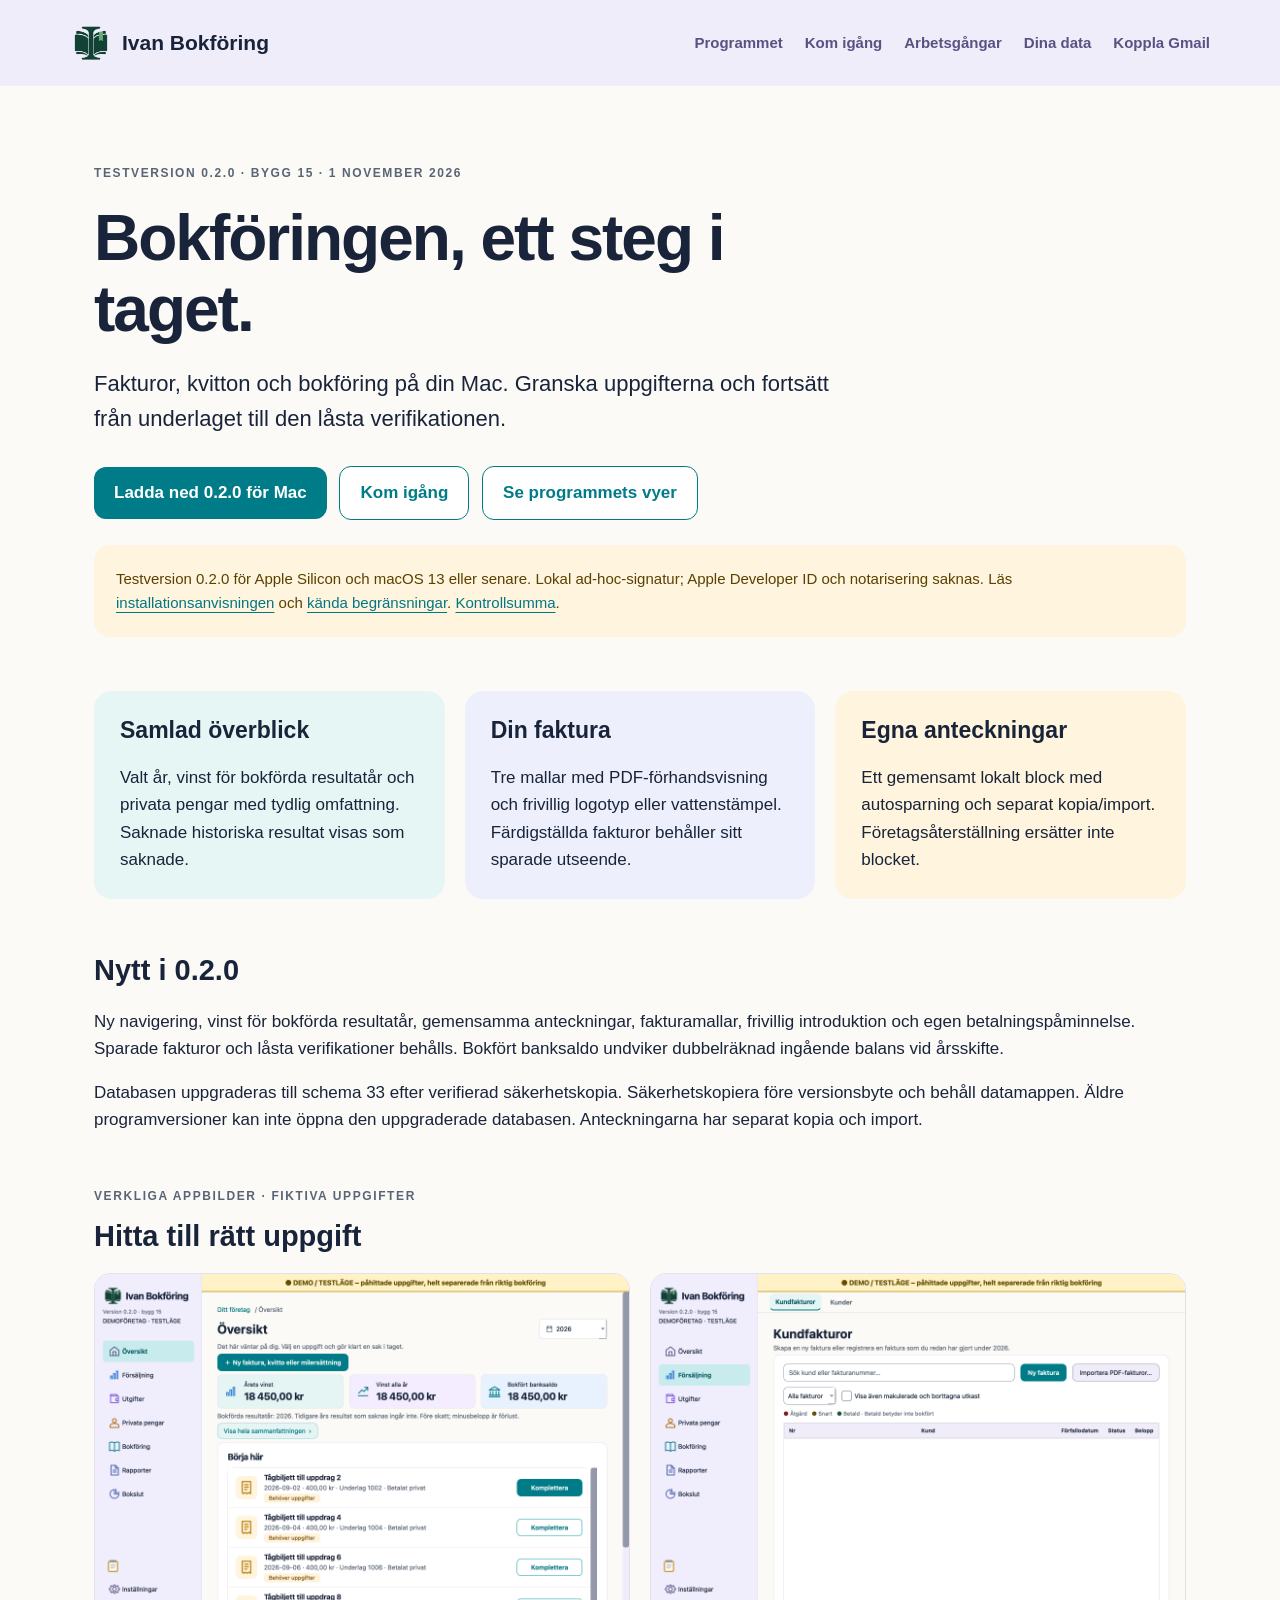
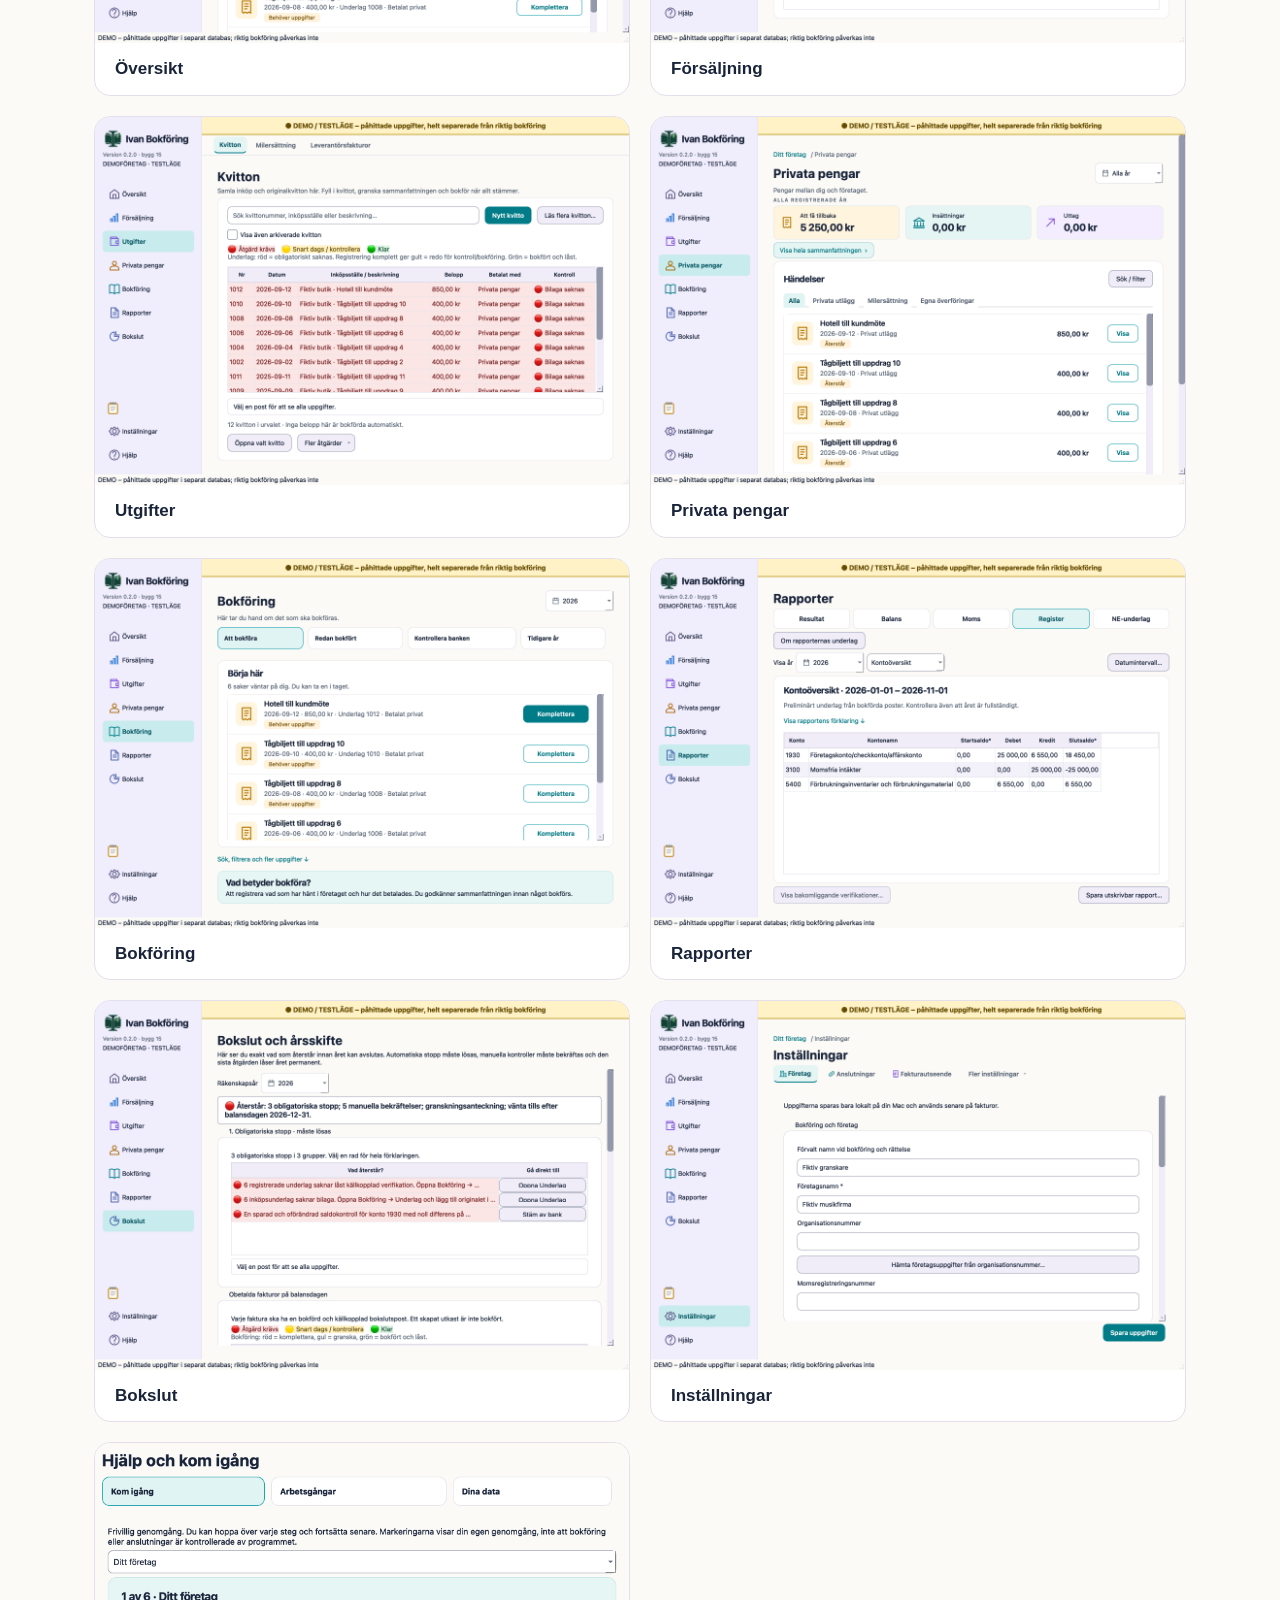
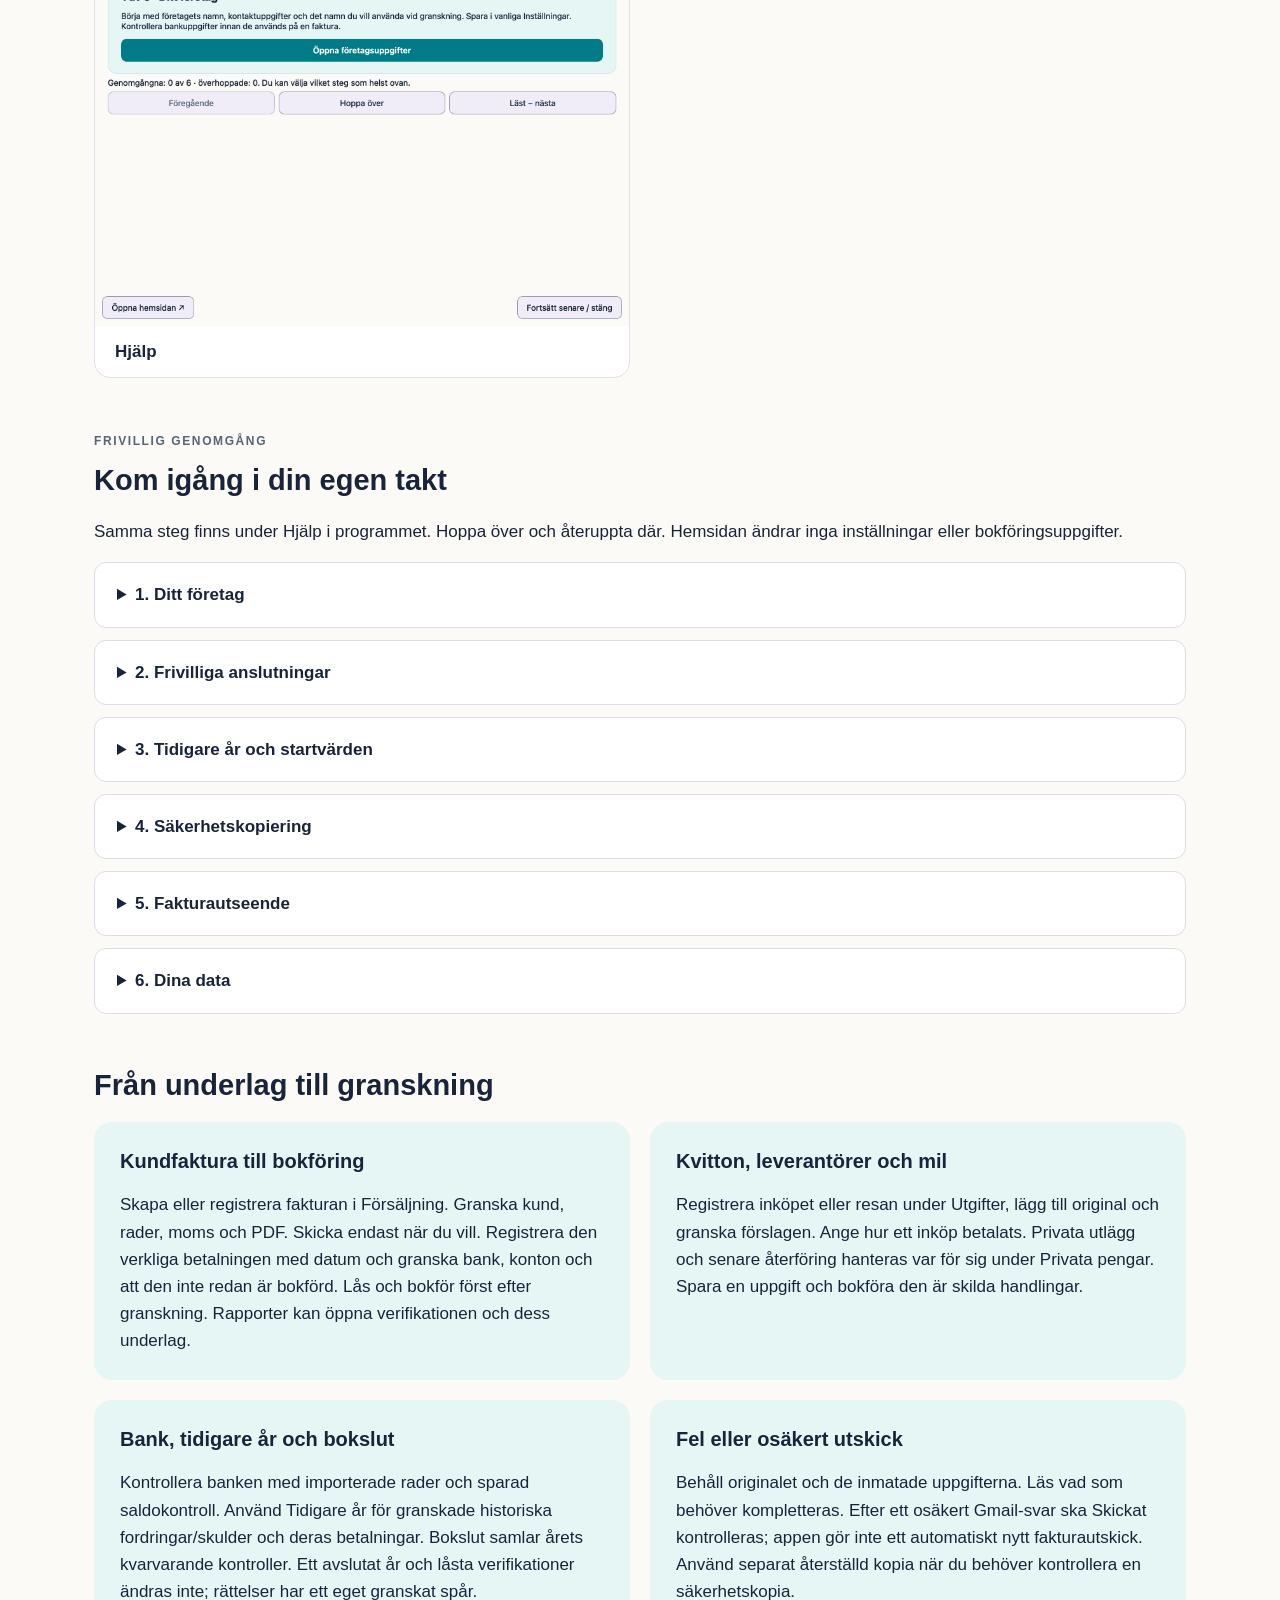
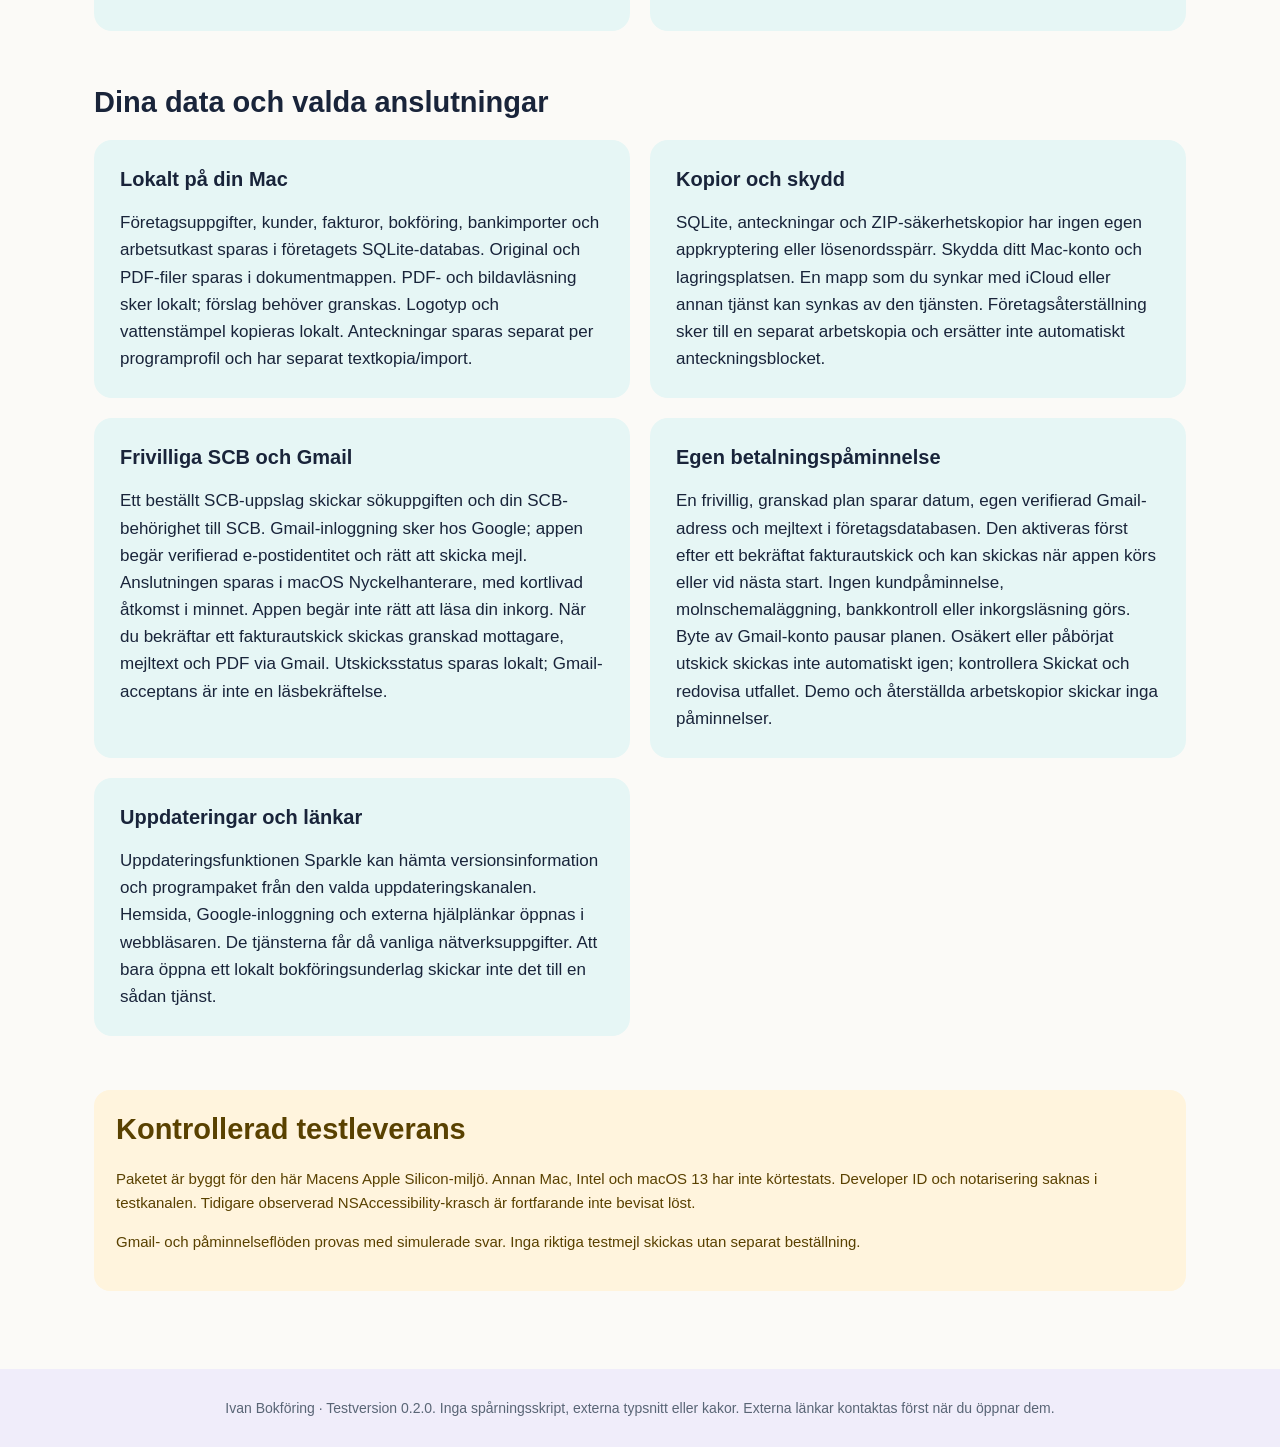
<file: index.html>
<!doctype html>
<html lang="sv"><head><meta charset="utf-8"><meta name="viewport" content="width=device-width, initial-scale=1">
<meta name="color-scheme" content="light"><title>Ivan Bokföring – testversion 0.2.0 för Mac</title>
<link rel="icon" href="logo.png"><link rel="stylesheet" href="theme.css"></head><body>
<a class="skip" href="#main">Till innehållet</a><header><a class="brand" href="#"><img src="logo.png" alt="">Ivan Bokföring</a>
<nav aria-label="Innehåll"><a href="#bilder">Programmet</a><a href="#guide">Kom igång</a><a href="#arbetsgangar">Arbetsgångar</a><a href="#data">Dina data</a><a href="gmail.html">Koppla Gmail</a></nav></header>
<main id="main"><section class="hero"><p class="eyebrow">TESTVERSION 0.2.0 · BYGG 15 · 1 NOVEMBER 2026</p>
<h1>Bokföringen, ett steg i taget.</h1><p class="lead">Fakturor, kvitton och bokföring på din Mac. Granska uppgifterna och fortsätt från underlaget till den låsta verifikationen.</p>
<p><a class="button" href="https://github.com/ivanabrahamsson5-afk/ivan-bokforing/releases/download/v0.2.0-test/Ivan-production-test-15.zip">Ladda ned 0.2.0 för Mac</a> <a class="secondary" href="#guide">Kom igång</a> <a class="secondary" href="#bilder">Se programmets vyer</a></p>
<p class="notice">Testversion 0.2.0 för Apple Silicon och macOS 13 eller senare. Lokal ad-hoc-signatur; Apple Developer ID och notarisering saknas. Läs <a href="installera.txt">installationsanvisningen</a> och <a href="#kontroller">kända begränsningar</a>. <a href="SHA256SUMS.txt">Kontrollsumma</a>.</p></section>
<section class="features" aria-label="Några delar i 0.2.0"><article><h2>Samlad överblick</h2><p>Valt år, vinst för bokförda resultatår och privata pengar med tydlig omfattning. Saknade historiska resultat visas som saknade.</p></article>
<article><h2>Din faktura</h2><p>Tre mallar med PDF-förhandsvisning och frivillig logotyp eller vattenstämpel. Färdigställda fakturor behåller sitt sparade utseende.</p></article>
<article><h2>Egna anteckningar</h2><p>Ett gemensamt lokalt block med autosparning och separat kopia/import. Företagsåterställning ersätter inte blocket.</p></article></section>
<section id="nytt"><h2>Nytt i 0.2.0</h2><p>Ny navigering, vinst för bokförda resultatår, gemensamma anteckningar, fakturamallar, frivillig introduktion och egen betalningspåminnelse. Sparade fakturor och låsta verifikationer behålls. Bokfört banksaldo undviker dubbelräknad ingående balans vid årsskifte.</p><p>Databasen uppgraderas till schema 33 efter verifierad säkerhetskopia. Säkerhetskopiera före versionsbyte och behåll datamappen. Äldre programversioner kan inte öppna den uppgraderade databasen. Anteckningarna har separat kopia och import.</p></section><section id="bilder"><p class="eyebrow">VERKLIGA APPBILDER · FIKTIVA UPPGIFTER</p><h2>Hitta till rätt uppgift</h2><div class="gallery"><figure><a href="020-overview-1100.png"><img src="020-overview-1100.png" loading="lazy" alt="Översikt i programmet, med fiktiva uppgifter"></a><figcaption>Översikt</figcaption></figure><figure><a href="020-sales-1100.png"><img src="020-sales-1100.png" loading="lazy" alt="Försäljning i programmet, med fiktiva uppgifter"></a><figcaption>Försäljning</figcaption></figure><figure><a href="020-expenses-1100.png"><img src="020-expenses-1100.png" loading="lazy" alt="Utgifter i programmet, med fiktiva uppgifter"></a><figcaption>Utgifter</figcaption></figure><figure><a href="020-private-all-1100.png"><img src="020-private-all-1100.png" loading="lazy" alt="Privata pengar i programmet, med fiktiva uppgifter"></a><figcaption>Privata pengar</figcaption></figure><figure><a href="020-compact-bookkeeping-1100.png"><img src="020-compact-bookkeeping-1100.png" loading="lazy" alt="Bokföring i programmet, med fiktiva uppgifter"></a><figcaption>Bokföring</figcaption></figure><figure><a href="020-reports-1100.png"><img src="020-reports-1100.png" loading="lazy" alt="Rapporter i programmet, med fiktiva uppgifter"></a><figcaption>Rapporter</figcaption></figure><figure><a href="020-year-end-1100.png"><img src="020-year-end-1100.png" loading="lazy" alt="Bokslut i programmet, med fiktiva uppgifter"></a><figcaption>Bokslut</figcaption></figure><figure><a href="020-settings-company-1100.png"><img src="020-settings-company-1100.png" loading="lazy" alt="Inställningar i programmet, med fiktiva uppgifter"></a><figcaption>Inställningar</figcaption></figure><figure><a href="020-help-introduction-1100.png"><img src="020-help-introduction-1100.png" loading="lazy" alt="Hjälp i programmet, med fiktiva uppgifter"></a><figcaption>Hjälp</figcaption></figure></div></section>
<section id="guide"><p class="eyebrow">FRIVILLIG GENOMGÅNG</p><h2>Kom igång i din egen takt</h2><p>Samma steg finns under Hjälp i programmet. Hoppa över och återuppta där. Hemsidan ändrar inga inställningar eller bokföringsuppgifter.</p><details><summary>1. Ditt företag</summary><p>Börja med företagets namn, kontaktuppgifter och det namn du vill använda vid granskning. Spara i vanliga Inställningar. Kontrollera bankuppgifter innan de används på en faktura.</p></details><details><summary>2. Frivilliga anslutningar</summary><p>Programmet kan användas utan anslutningar. Gmail används för uttryckligt beställda mejl. SCB används när du väljer ett företagsuppslag. Inloggningar är frivilliga och kan tas bort i Anslutningar.</p></details><details><summary>3. Tidigare år och startvärden</summary><p>Har du redan bokföring? Granska startdatum, ingående balans och tidigare års obetalda fakturor under Tidigare år. Använd granskad koppling om en IB redan är bokförd. Skapa inte samma IB eller registrera samma betalning två gånger. Saknade historiska resultat antas inte vara noll.</p></details><details><summary>4. Säkerhetskopiering</summary><p>Skapa en säkerhetskopia och välj vid behov lokal automatisk kopiering. Prova återställning till en separat arbetskopia. Anteckningsblocket har egen Spara kopia/Importera och ingår inte i företagskopian.</p></details><details><summary>5. Fakturautseende</summary><p>Välj mall och frivillig logotyp eller vattenstämpel. Förhandsvisa en PDF och spara standarden för nya fakturor. Äldre utkast byter bara efter ett eget granskat val; färdigställda fakturor behålls.</p></details><details><summary>6. Dina data</summary><p>Läs vad som sparas lokalt och vad valda anslutningar skickar. Lokal lagring betyder inte krypterad lagring. Du kan alltid återvända till den här genomgången från Hjälp.</p></details></section>
<section id="arbetsgangar"><h2>Från underlag till granskning</h2><div class="articles"><article><h3>Kundfaktura till bokföring</h3><p>Skapa eller registrera fakturan i Försäljning. Granska kund, rader, moms och PDF. Skicka endast när du vill. Registrera den verkliga betalningen med datum och granska bank, konton och att den inte redan är bokförd. Lås och bokför först efter granskning. Rapporter kan öppna verifikationen och dess underlag.</p></article><article><h3>Kvitton, leverantörer och mil</h3><p>Registrera inköpet eller resan under Utgifter, lägg till original och granska förslagen. Ange hur ett inköp betalats. Privata utlägg och senare återföring hanteras var för sig under Privata pengar. Spara en uppgift och bokföra den är skilda handlingar.</p></article><article><h3>Bank, tidigare år och bokslut</h3><p>Kontrollera banken med importerade rader och sparad saldokontroll. Använd Tidigare år för granskade historiska fordringar/skulder och deras betalningar. Bokslut samlar årets kvarvarande kontroller. Ett avslutat år och låsta verifikationer ändras inte; rättelser har ett eget granskat spår.</p></article><article><h3>Fel eller osäkert utskick</h3><p>Behåll originalet och de inmatade uppgifterna. Läs vad som behöver kompletteras. Efter ett osäkert Gmail-svar ska Skickat kontrolleras; appen gör inte ett automatiskt nytt fakturautskick. Använd separat återställd kopia när du behöver kontrollera en säkerhetskopia.</p></article></div></section>
<section id="data"><h2>Dina data och valda anslutningar</h2><div class="articles"><article><h3>Lokalt på din Mac</h3><p>Företagsuppgifter, kunder, fakturor, bokföring, bankimporter och arbetsutkast sparas i företagets SQLite-databas. Original och PDF-filer sparas i dokumentmappen. PDF- och bildavläsning sker lokalt; förslag behöver granskas. Logotyp och vattenstämpel kopieras lokalt. Anteckningar sparas separat per programprofil och har separat textkopia/import.</p></article><article><h3>Kopior och skydd</h3><p>SQLite, anteckningar och ZIP-säkerhetskopior har ingen egen appkryptering eller lösenordsspärr. Skydda ditt Mac-konto och lagringsplatsen. En mapp som du synkar med iCloud eller annan tjänst kan synkas av den tjänsten. Företagsåterställning sker till en separat arbetskopia och ersätter inte automatiskt anteckningsblocket.</p></article><article><h3>Frivilliga SCB och Gmail</h3><p>Ett beställt SCB-uppslag skickar sökuppgiften och din SCB-behörighet till SCB. Gmail-inloggning sker hos Google; appen begär verifierad e-postidentitet och rätt att skicka mejl. Anslutningen sparas i macOS Nyckelhanterare, med kortlivad åtkomst i minnet. Appen begär inte rätt att läsa din inkorg. När du bekräftar ett fakturautskick skickas granskad mottagare, mejltext och PDF via Gmail. Utskicksstatus sparas lokalt; Gmail-acceptans är inte en läsbekräftelse.</p></article><article><h3>Egen betalningspåminnelse</h3><p>En frivillig, granskad plan sparar datum, egen verifierad Gmail-adress och mejltext i företagsdatabasen. Den aktiveras först efter ett bekräftat fakturautskick och kan skickas när appen körs eller vid nästa start. Ingen kundpåminnelse, molnschemaläggning, bankkontroll eller inkorgsläsning görs. Byte av Gmail-konto pausar planen. Osäkert eller påbörjat utskick skickas inte automatiskt igen; kontrollera Skickat och redovisa utfallet. Demo och återställda arbetskopior skickar inga påminnelser.</p></article><article><h3>Uppdateringar och länkar</h3><p>Uppdateringsfunktionen Sparkle kan hämta versionsinformation och programpaket från den valda uppdateringskanalen. Hemsida, Google-inloggning och externa hjälplänkar öppnas i webbläsaren. De tjänsterna får då vanliga nätverksuppgifter. Att bara öppna ett lokalt bokföringsunderlag skickar inte det till en sådan tjänst.</p></article></div></section>
<section class="notice" id="kontroller"><h2>Kontrollerad testleverans</h2><p>Paketet är byggt för den här Macens Apple Silicon-miljö. Annan Mac, Intel och macOS 13 har inte körtestats. Developer ID och notarisering saknas i testkanalen. Tidigare observerad NSAccessibility-krasch är fortfarande inte bevisat löst.</p><p>Gmail- och påminnelseflöden provas med simulerade svar. Inga riktiga testmejl skickas utan separat beställning.</p></section></main>
<footer>Ivan Bokföring · Testversion 0.2.0. Inga spårningsskript, externa typsnitt eller kakor. Externa länkar kontaktas först när du öppnar dem.</footer></body></html>
</file>
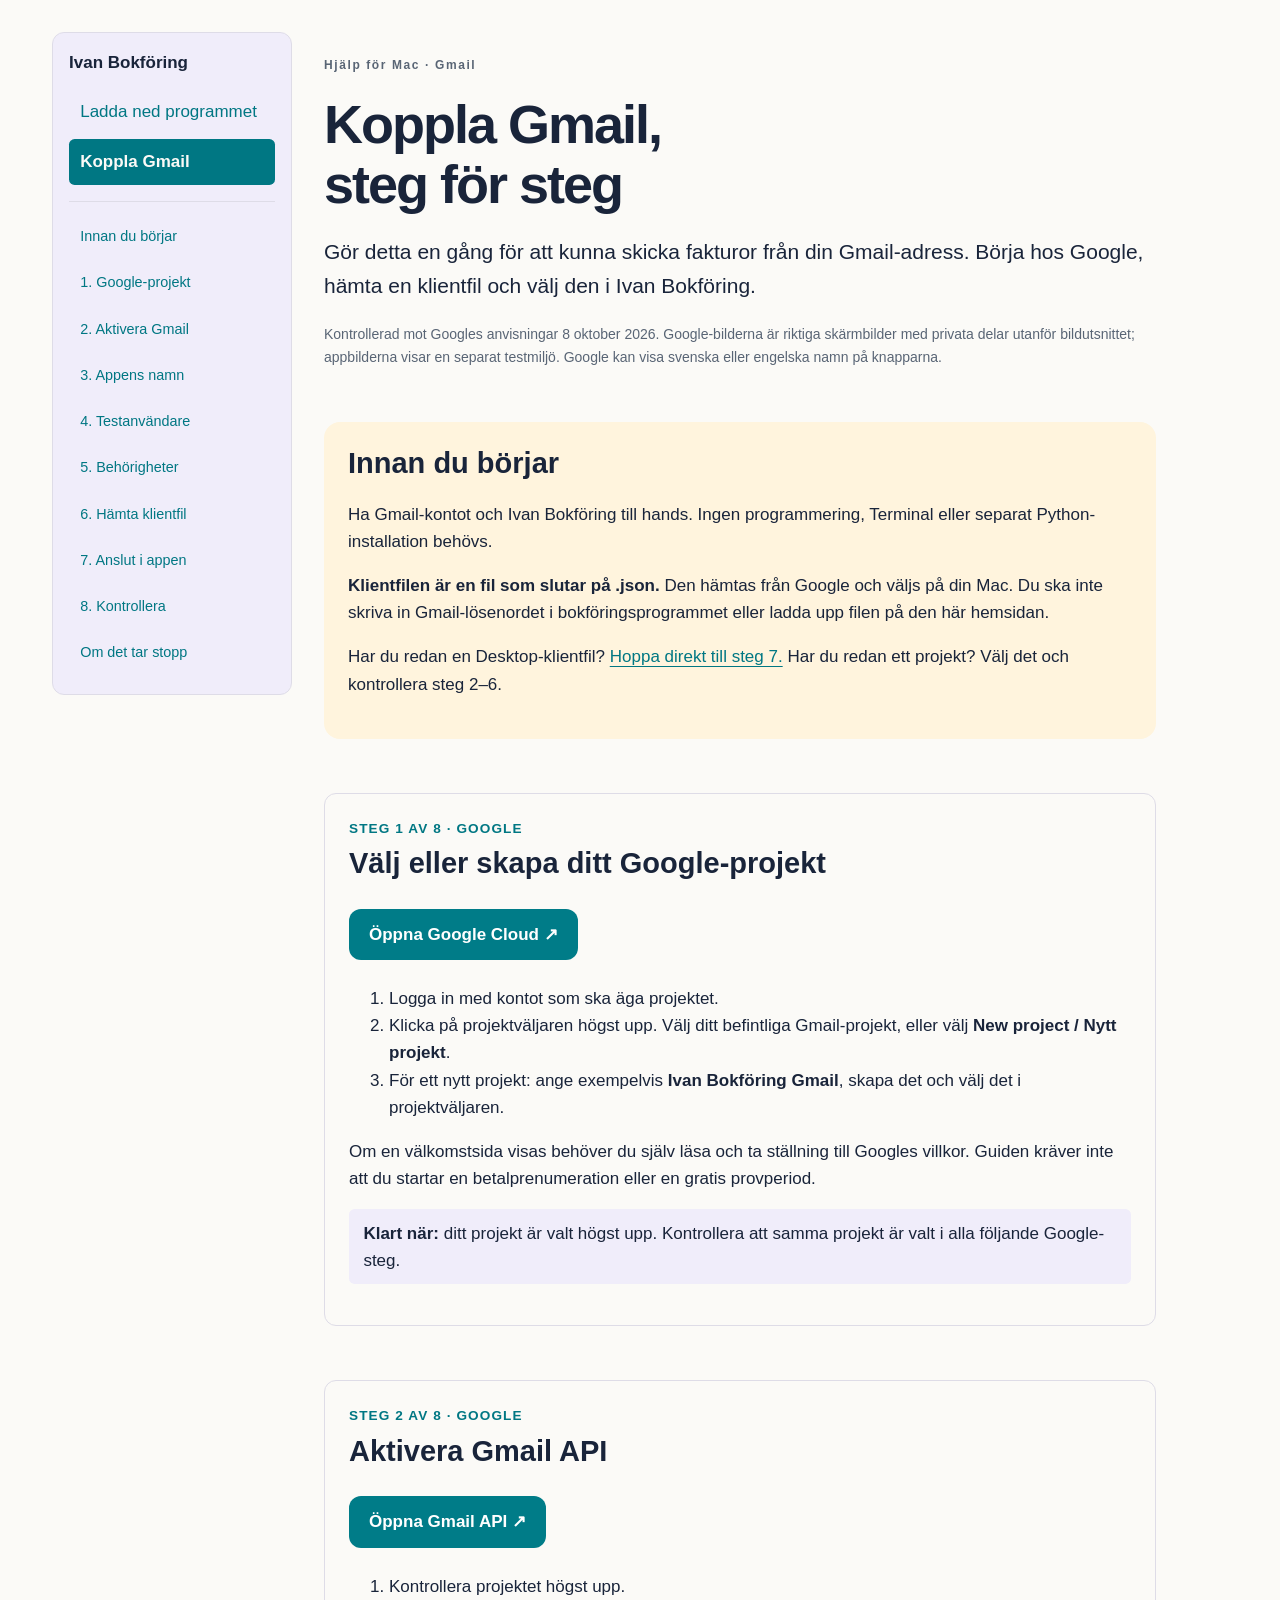
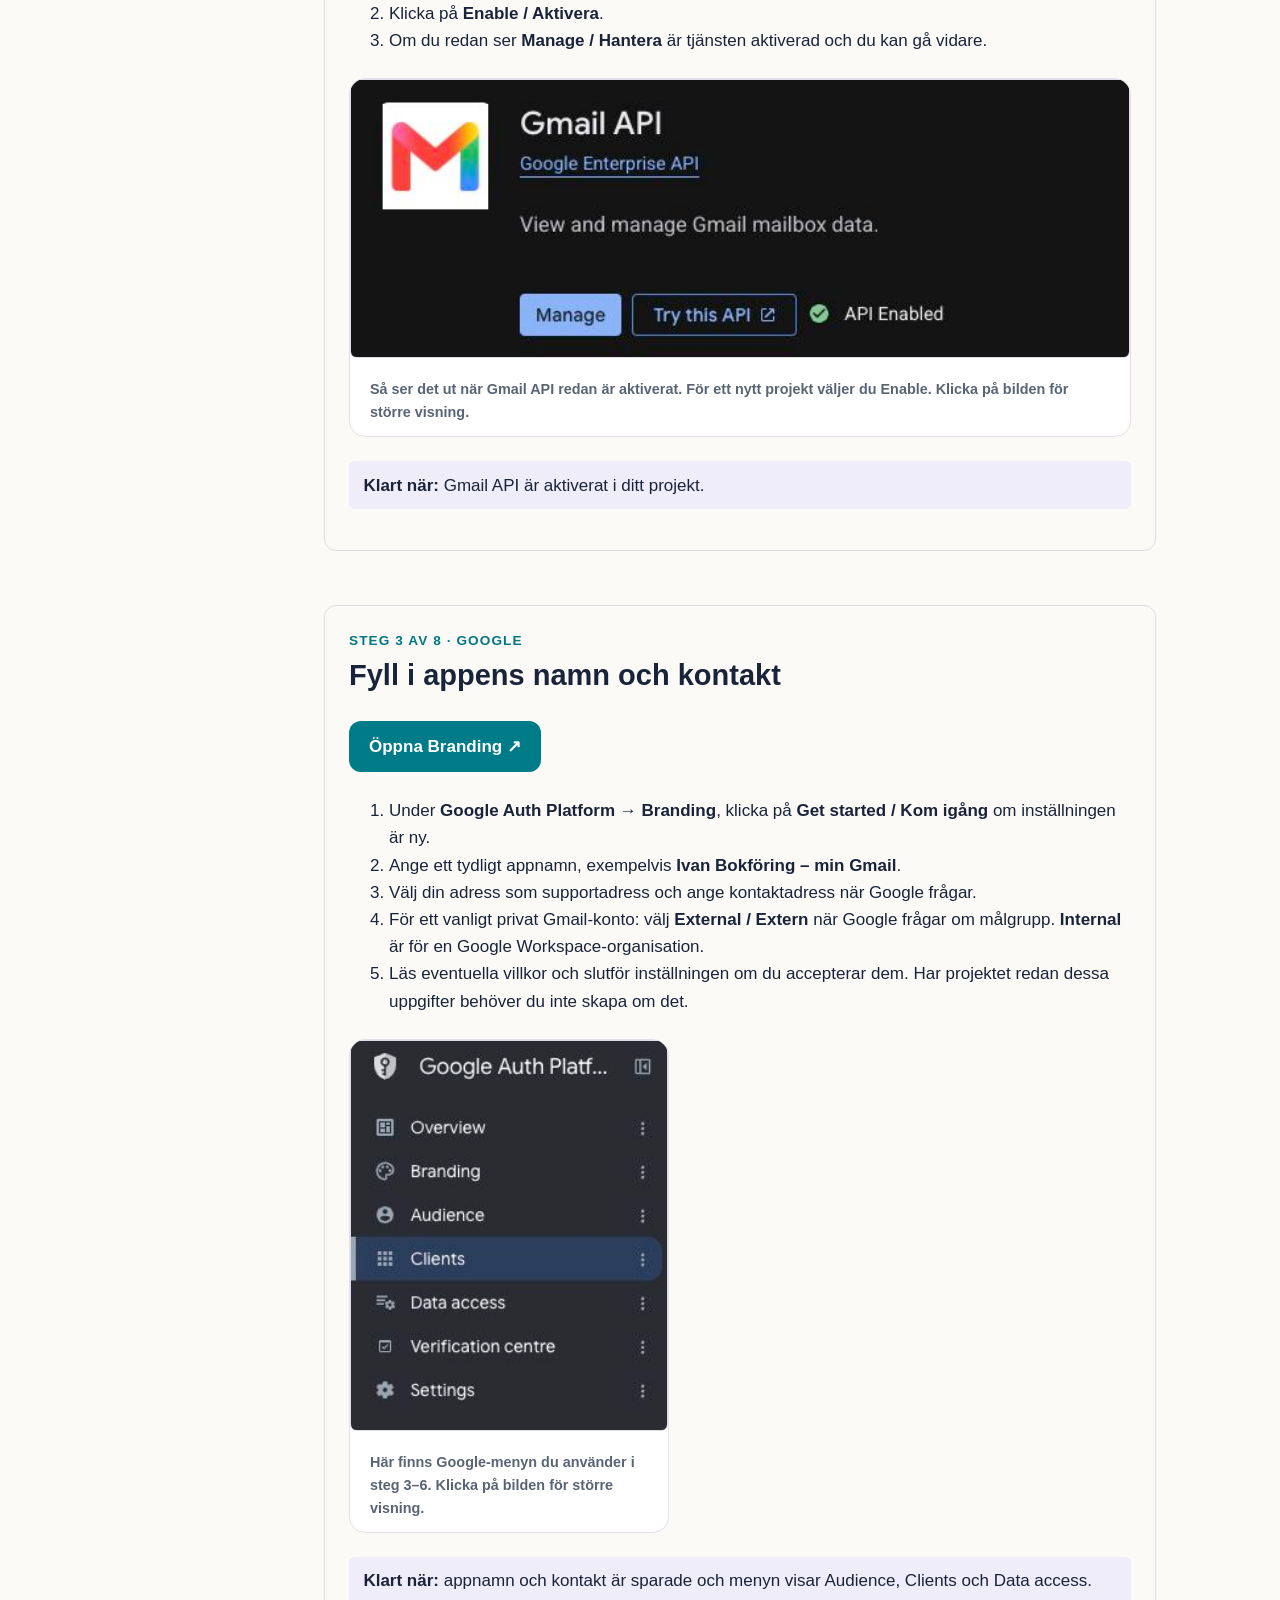
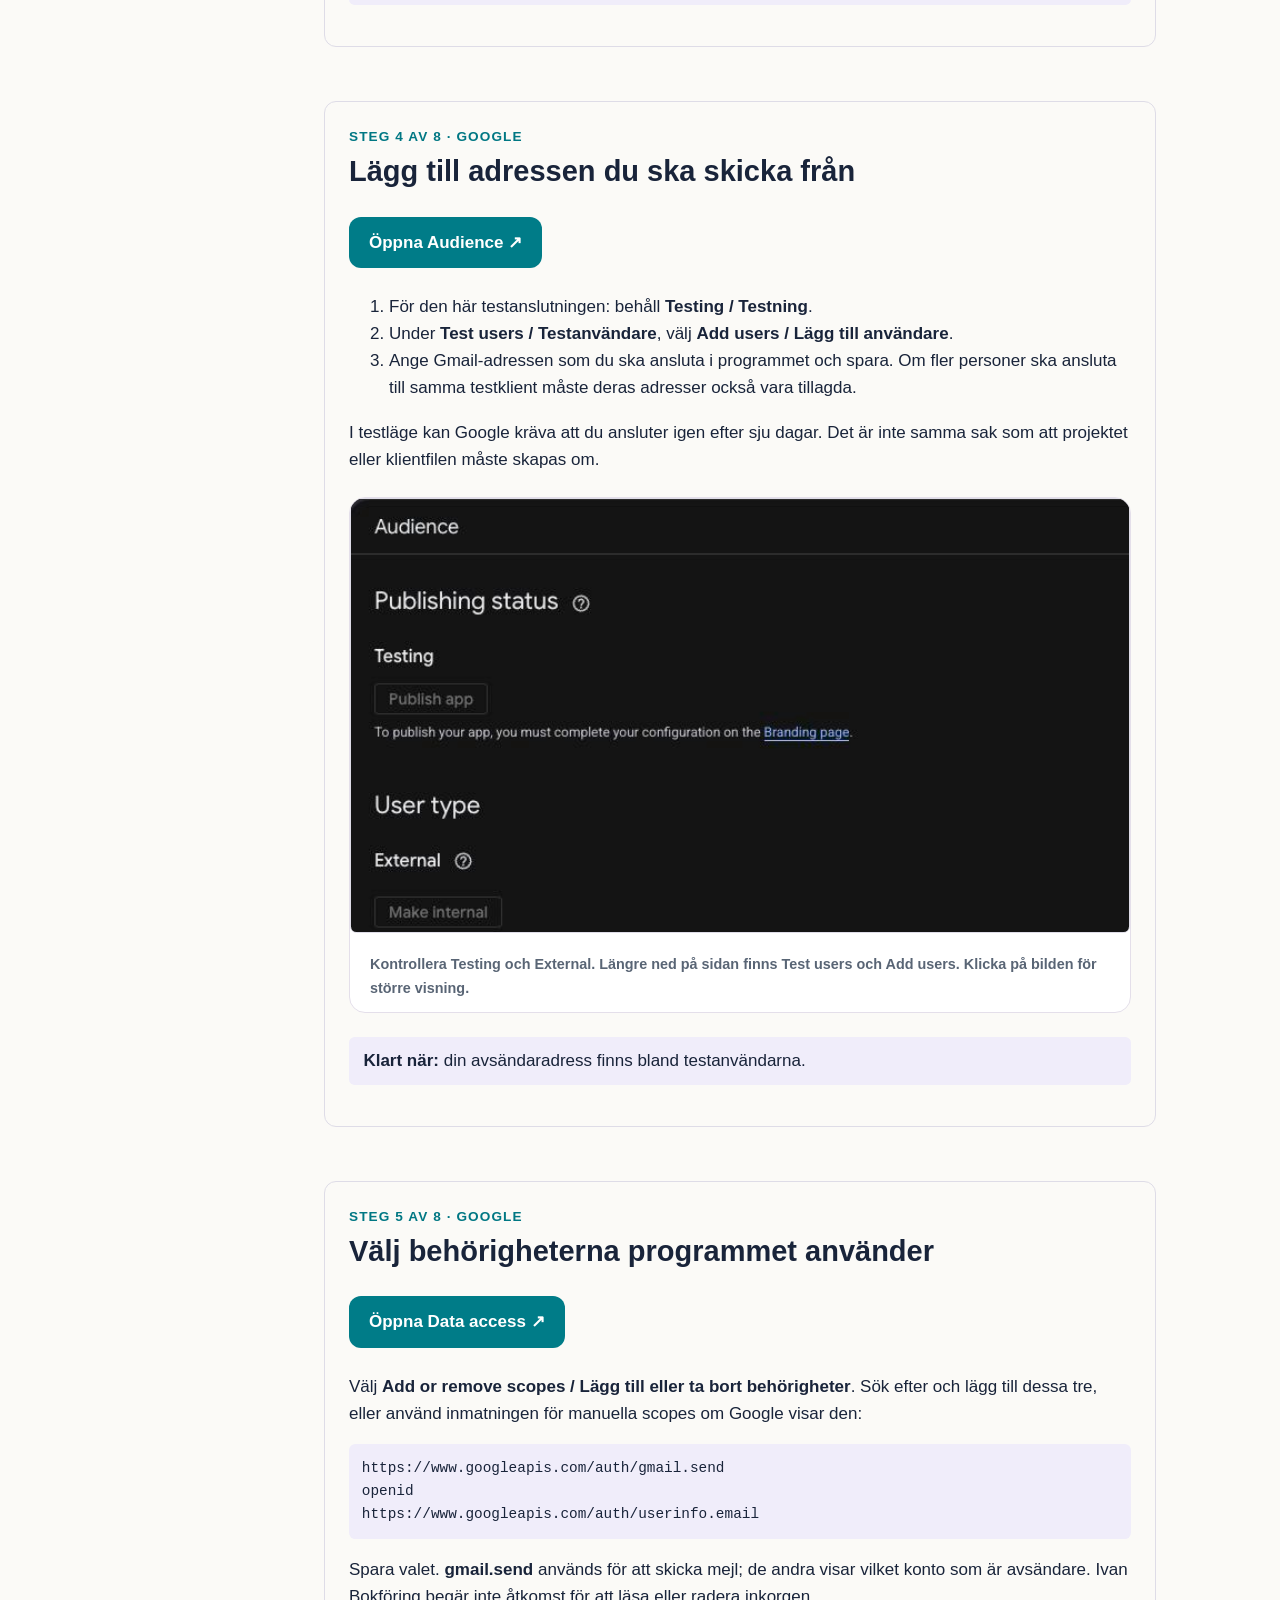
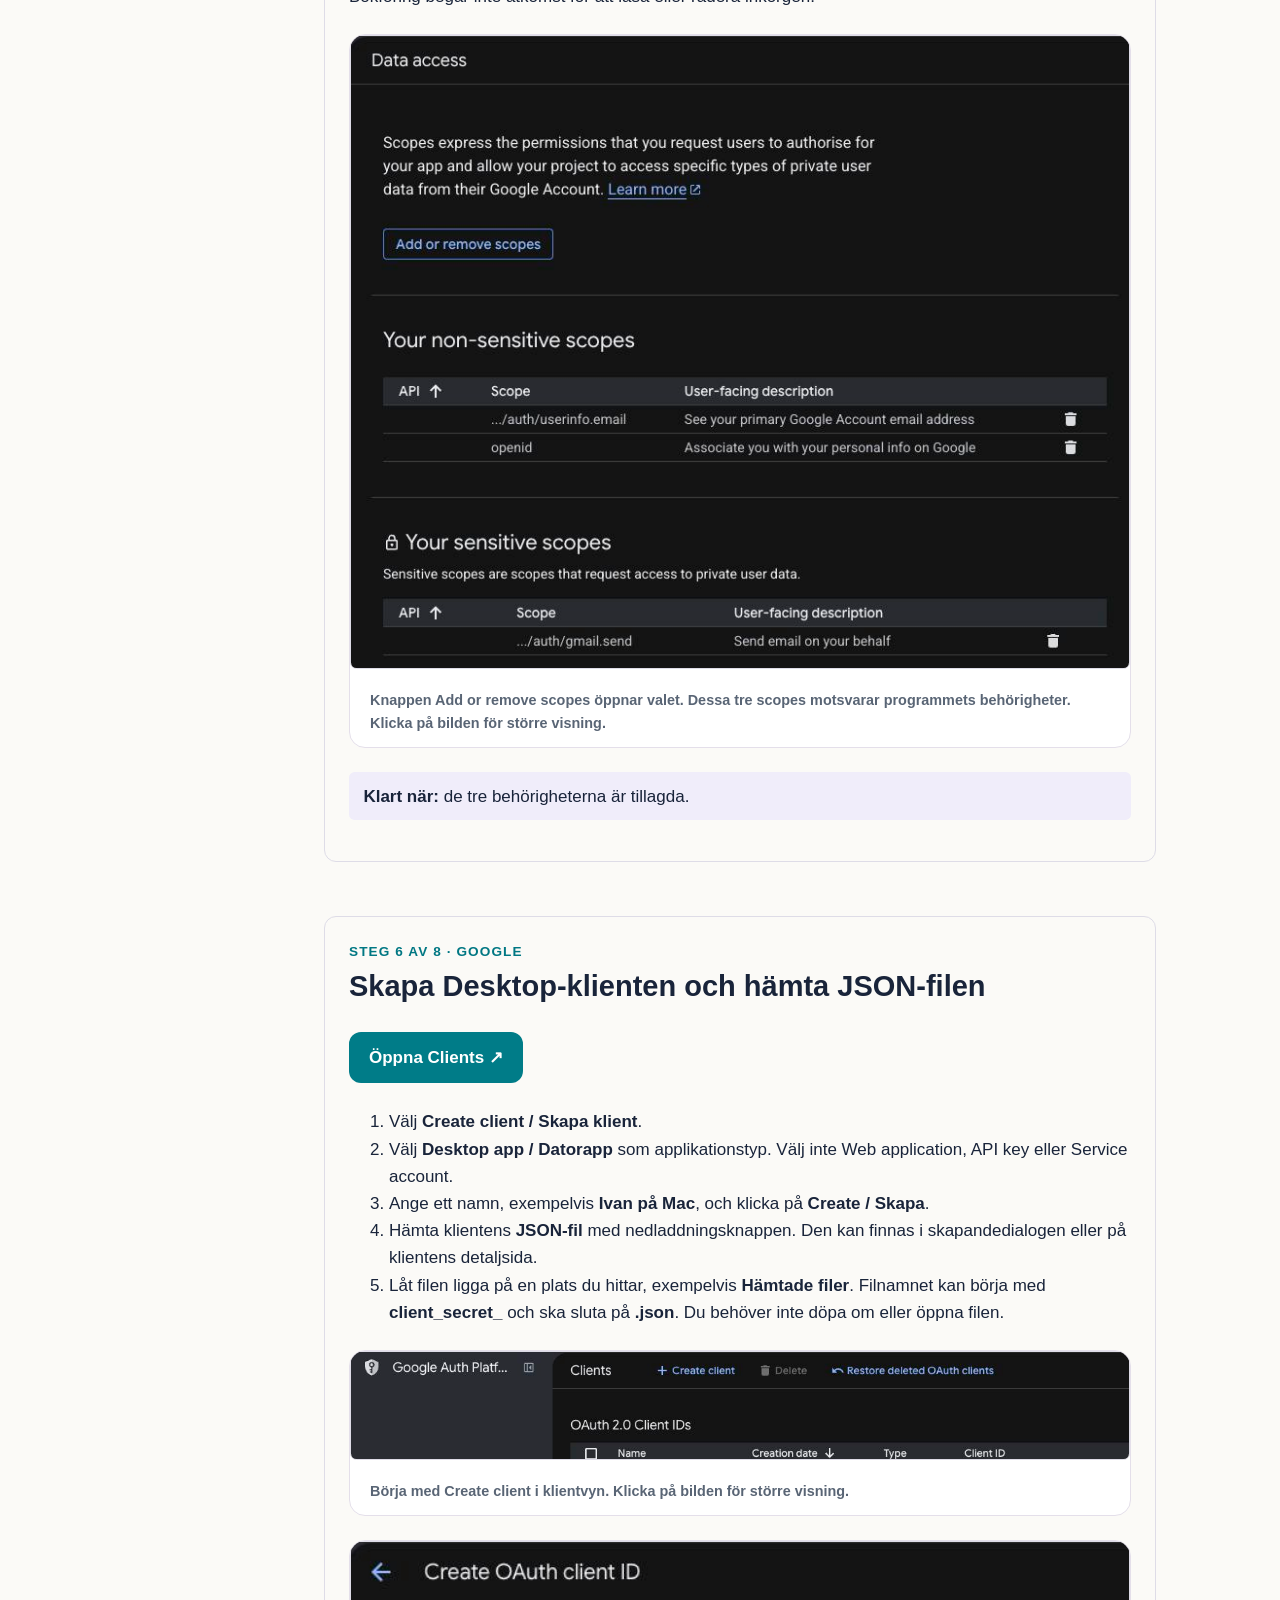
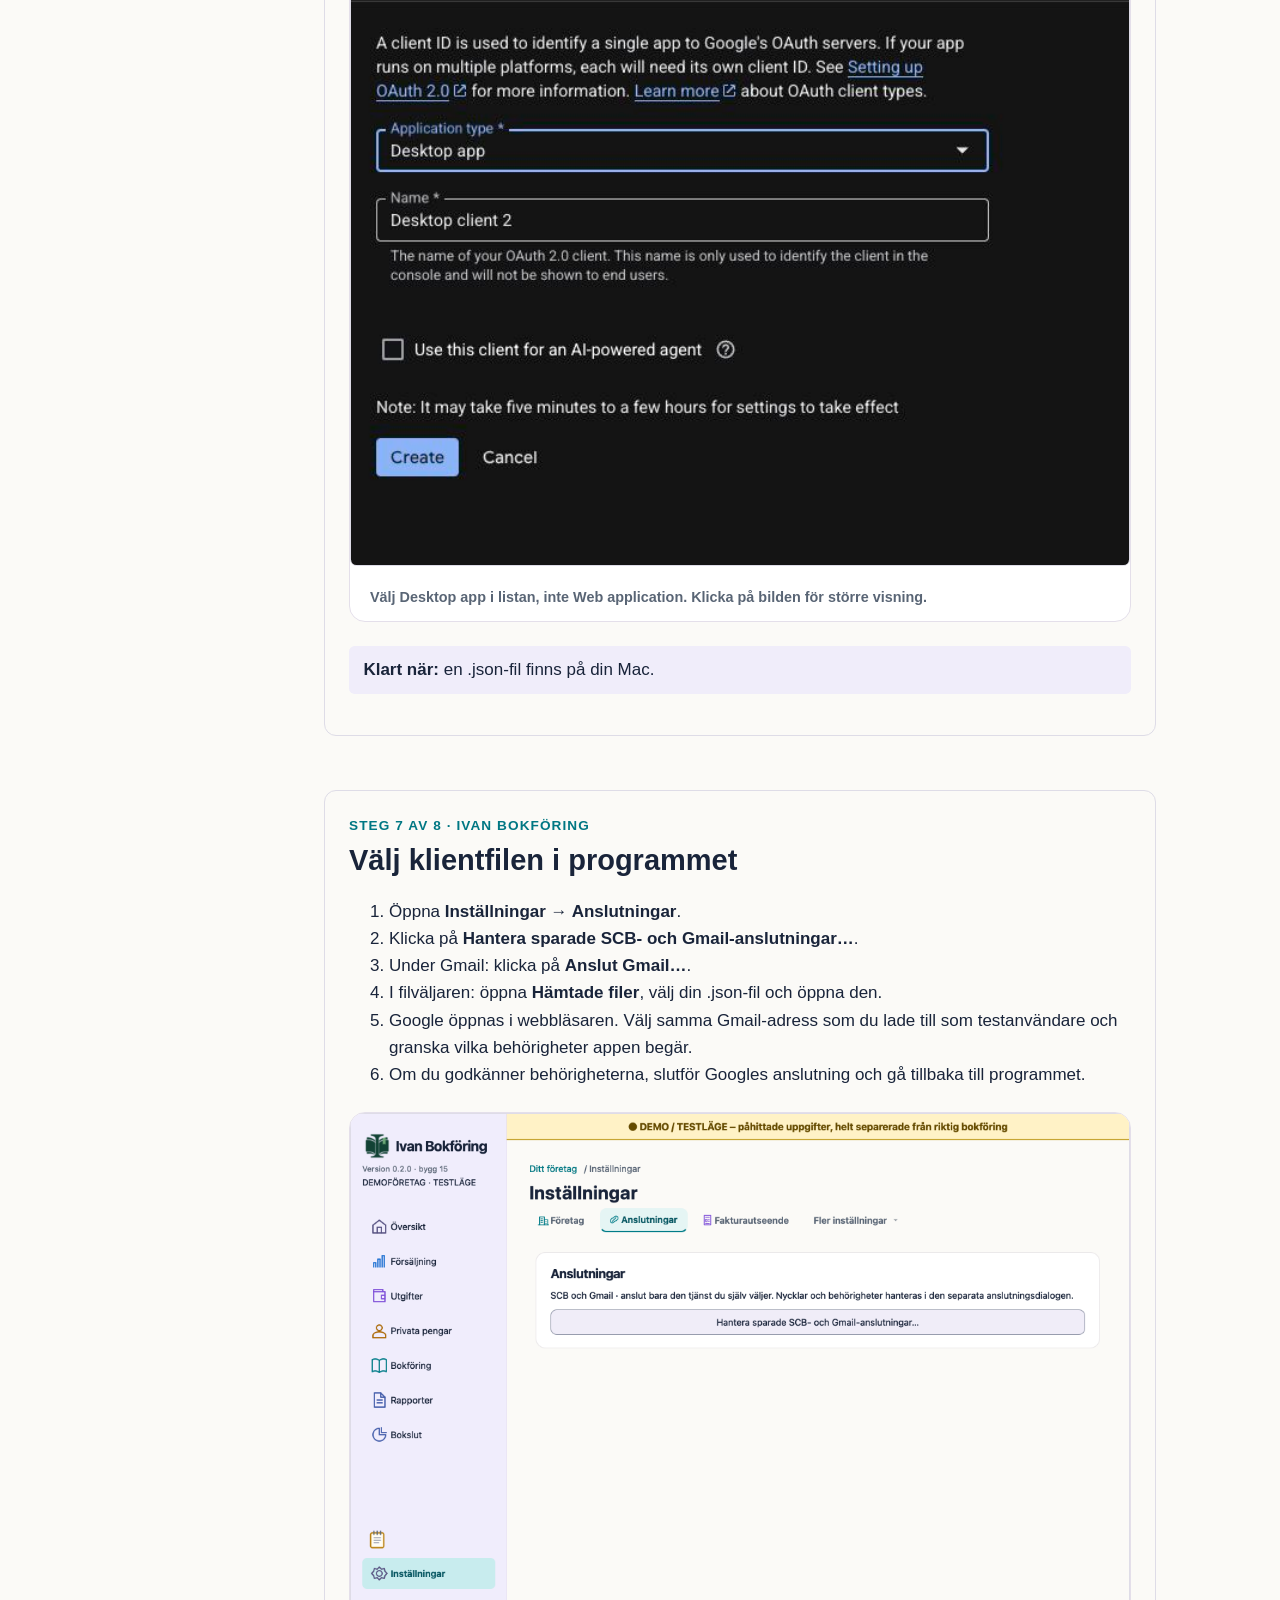
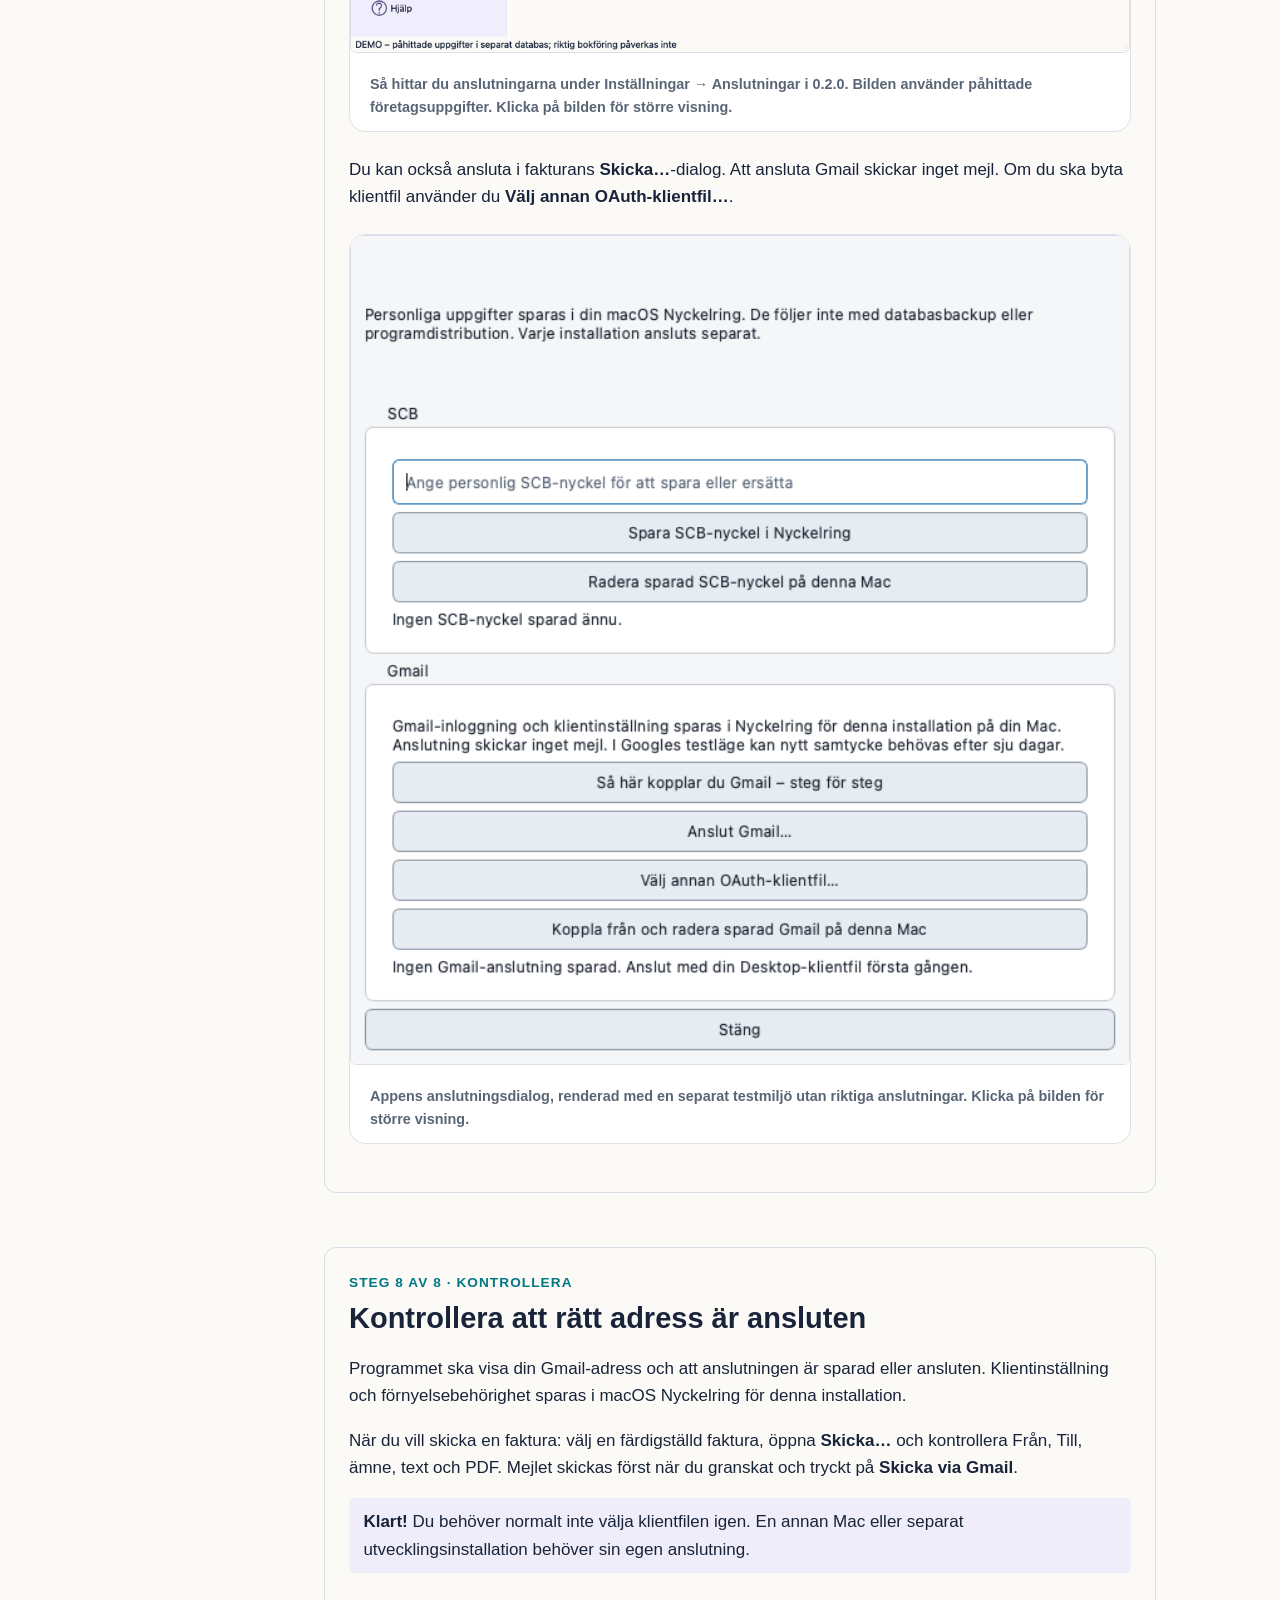
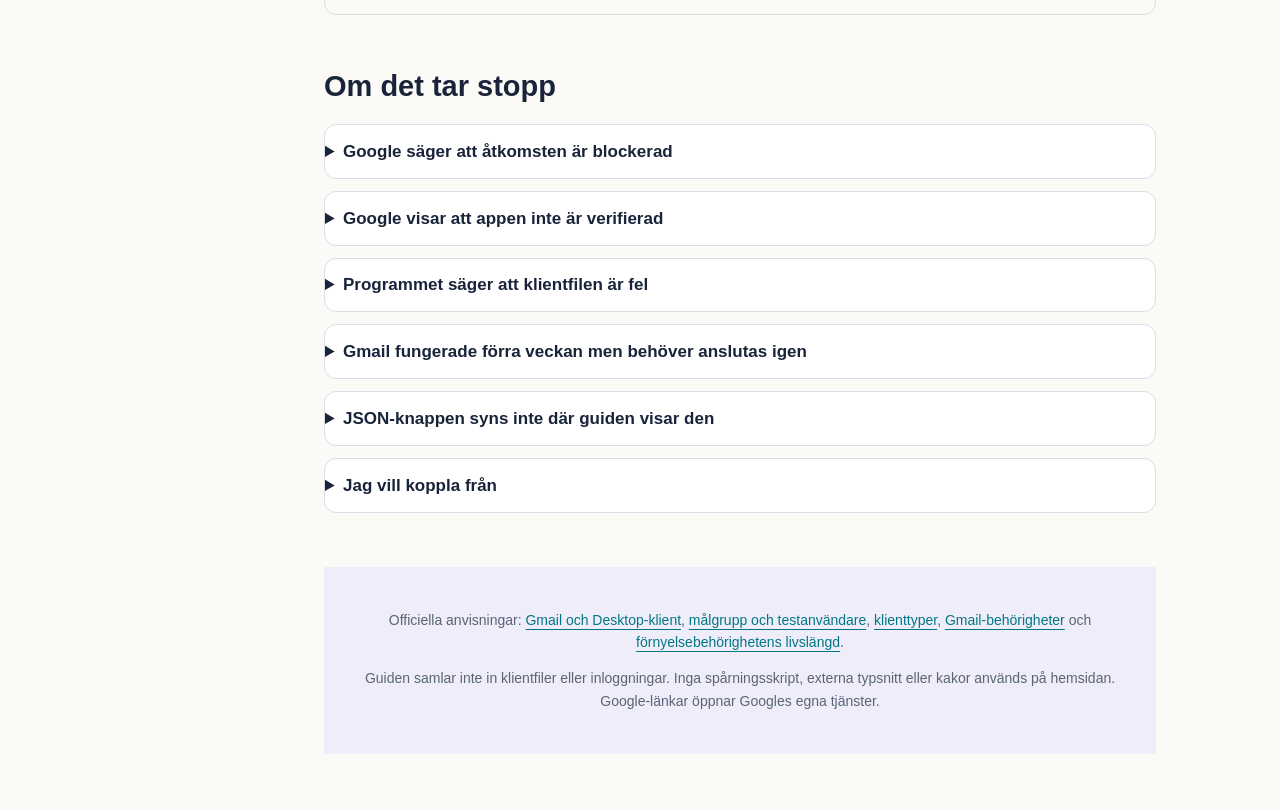
<file: gmail.html>
<!doctype html>
<html lang="sv">
<head>
  <meta charset="utf-8">
  <meta name="viewport" content="width=device-width, initial-scale=1">
  <meta name="description" content="Koppla Gmail till Ivan Bokföring. Tydliga steg för Google-projekt, Desktop-klientfil och anslutning på din Mac.">
  <meta name="color-scheme" content="light">
  <title>Koppla Gmail – steg för steg · Ivan Bokföring</title>
  <link rel="icon" href="logo.png" type="image/png">
  <link rel="stylesheet" href="theme.css">
  <link rel="stylesheet" href="guide.css">
</head>
<body>
  <a class="skip-link" href="#guide">Hoppa till guiden</a>
  <div class="site-layout">
    <nav class="site-nav" aria-label="Hemsidans flikar">
      <strong>Ivan Bokföring</strong>
      <a href="index.html">Ladda ned programmet</a>
      <a href="gmail.html" aria-current="page">Koppla Gmail</a>
      <div class="step-links" aria-label="Gå till steg">
        <a href="#borja">Innan du börjar</a>
        <a href="#projekt">1. Google-projekt</a>
        <a href="#api">2. Aktivera Gmail</a>
        <a href="#appnamn">3. Appens namn</a>
        <a href="#testanvandare">4. Testanvändare</a>
        <a href="#behorigheter">5. Behörigheter</a>
        <a href="#klientfil">6. Hämta klientfil</a>
        <a href="#anslut">7. Anslut i appen</a>
        <a href="#klart">8. Kontrollera</a>
        <a href="#problem">Om det tar stopp</a>
      </div>
    </nav>
    <main id="guide">
      <header>
        <p class="eyebrow">Hjälp för Mac · Gmail</p>
        <h1>Koppla Gmail,<br>steg för steg</h1>
        <p class="intro">Gör detta en gång för att kunna skicka fakturor från din Gmail-adress. Börja hos Google, hämta en klientfil och välj den i Ivan Bokföring.</p>
        <p class="small">Kontrollerad mot Googles anvisningar 8 oktober 2026. Google-bilderna är riktiga skärmbilder med privata delar utanför bildutsnittet; appbilderna visar en separat testmiljö. Google kan visa svenska eller engelska namn på knapparna.</p>
      </header>
      <section class="release" id="borja">
        <h2>Innan du börjar</h2>
        <p>Ha Gmail-kontot och Ivan Bokföring till hands. Ingen programmering, Terminal eller separat Python-installation behövs.</p>
        <p><strong>Klientfilen är en fil som slutar på .json.</strong> Den hämtas från Google och väljs på din Mac. Du ska inte skriva in Gmail-lösenordet i bokföringsprogrammet eller ladda upp filen på den här hemsidan.</p>
        <p>Har du redan en Desktop-klientfil? <a href="#anslut">Hoppa direkt till steg 7.</a> Har du redan ett projekt? Välj det och kontrollera steg 2–6.</p>
      </section>
      <section class="step" id="projekt">
        <p class="step-number">Steg 1 av 8 · Google</p>
        <h2>Välj eller skapa ditt Google-projekt</h2>
        <a class="button" href="https://console.cloud.google.com/" target="_blank" rel="noopener noreferrer">Öppna Google Cloud ↗</a>
        <ol>
          <li>Logga in med kontot som ska äga projektet.</li>
          <li>Klicka på projektväljaren högst upp. Välj ditt befintliga Gmail-projekt, eller välj <strong>New project / Nytt projekt</strong>.</li>
          <li>För ett nytt projekt: ange exempelvis <strong>Ivan Bokföring Gmail</strong>, skapa det och välj det i projektväljaren.</li>
        </ol>
        <p>Om en välkomstsida visas behöver du själv läsa och ta ställning till Googles villkor. Guiden kräver inte att du startar en betalprenumeration eller en gratis provperiod.</p>
        <p class="ready"><strong>Klart när:</strong> ditt projekt är valt högst upp. Kontrollera att samma projekt är valt i alla följande Google-steg.</p>
      </section>
      <section class="step" id="api">
        <p class="step-number">Steg 2 av 8 · Google</p>
        <h2>Aktivera Gmail API</h2>
        <a class="button" href="https://console.cloud.google.com/apis/library/gmail.googleapis.com" target="_blank" rel="noopener noreferrer">Öppna Gmail API ↗</a>
        <ol>
          <li>Kontrollera projektet högst upp.</li>
          <li>Klicka på <strong>Enable / Aktivera</strong>.</li>
          <li>Om du redan ser <strong>Manage / Hantera</strong> är tjänsten aktiverad och du kan gå vidare.</li>
        </ol>
        <figure><a href="gmail-google-gmail-api.jpg"><img src="gmail-google-gmail-api.jpg" alt="Gmail API visar Manage och API Enabled." loading="lazy"></a><figcaption>Så ser det ut när Gmail API redan är aktiverat. För ett nytt projekt väljer du Enable. Klicka på bilden för större visning.</figcaption></figure>
        <p class="ready"><strong>Klart när:</strong> Gmail API är aktiverat i ditt projekt.</p>
      </section>
      <section class="step" id="appnamn">
        <p class="step-number">Steg 3 av 8 · Google</p>
        <h2>Fyll i appens namn och kontakt</h2>
        <a class="button" href="https://console.cloud.google.com/auth/branding" target="_blank" rel="noopener noreferrer">Öppna Branding ↗</a>
        <ol>
          <li>Under <strong>Google Auth Platform → Branding</strong>, klicka på <strong>Get started / Kom igång</strong> om inställningen är ny.</li>
          <li>Ange ett tydligt appnamn, exempelvis <strong>Ivan Bokföring – min Gmail</strong>.</li>
          <li>Välj din adress som supportadress och ange kontaktadress när Google frågar.</li>
          <li>För ett vanligt privat Gmail-konto: välj <strong>External / Extern</strong> när Google frågar om målgrupp. <strong>Internal</strong> är för en Google Workspace-organisation.</li>
          <li>Läs eventuella villkor och slutför inställningen om du accepterar dem. Har projektet redan dessa uppgifter behöver du inte skapa om det.</li>
        </ol>
        <figure class="menu-image"><a href="gmail-google-meny.jpg"><img src="gmail-google-meny.jpg" alt="Google Auth Platform med menyalternativen Branding, Audience, Clients och Data access." loading="lazy"></a><figcaption>Här finns Google-menyn du använder i steg 3–6. Klicka på bilden för större visning.</figcaption></figure>
        <p class="ready"><strong>Klart när:</strong> appnamn och kontakt är sparade och menyn visar Audience, Clients och Data access.</p>
      </section>
      <section class="step" id="testanvandare">
        <p class="step-number">Steg 4 av 8 · Google</p>
        <h2>Lägg till adressen du ska skicka från</h2>
        <a class="button" href="https://console.cloud.google.com/auth/audience" target="_blank" rel="noopener noreferrer">Öppna Audience ↗</a>
        <ol>
          <li>För den här testanslutningen: behåll <strong>Testing / Testning</strong>.</li>
          <li>Under <strong>Test users / Testanvändare</strong>, välj <strong>Add users / Lägg till användare</strong>.</li>
          <li>Ange Gmail-adressen som du ska ansluta i programmet och spara. Om fler personer ska ansluta till samma testklient måste deras adresser också vara tillagda.</li>
        </ol>
        <p>I testläge kan Google kräva att du ansluter igen efter sju dagar. Det är inte samma sak som att projektet eller klientfilen måste skapas om.</p>
        <figure><a href="gmail-google-audience.jpg"><img src="gmail-google-audience.jpg" alt="Audience visar Publishing status Testing och User type External." loading="lazy"></a><figcaption>Kontrollera Testing och External. Längre ned på sidan finns Test users och Add users. Klicka på bilden för större visning.</figcaption></figure>
        <p class="ready"><strong>Klart när:</strong> din avsändaradress finns bland testanvändarna.</p>
      </section>
      <section class="step" id="behorigheter">
        <p class="step-number">Steg 5 av 8 · Google</p>
        <h2>Välj behörigheterna programmet använder</h2>
        <a class="button" href="https://console.cloud.google.com/auth/scopes" target="_blank" rel="noopener noreferrer">Öppna Data access ↗</a>
        <p>Välj <strong>Add or remove scopes / Lägg till eller ta bort behörigheter</strong>. Sök efter och lägg till dessa tre, eller använd inmatningen för manuella scopes om Google visar den:</p>
        <pre><code>https://www.googleapis.com/auth/gmail.send
openid
https://www.googleapis.com/auth/userinfo.email</code></pre>
        <p>Spara valet. <strong>gmail.send</strong> används för att skicka mejl; de andra visar vilket konto som är avsändare. Ivan Bokföring begär inte åtkomst för att läsa eller radera inkorgen.</p>
        <figure><a href="gmail-google-scopes.jpg"><img src="gmail-google-scopes.jpg" alt="Data access med Add or remove scopes samt openid, userinfo.email och gmail.send." loading="lazy"></a><figcaption>Knappen Add or remove scopes öppnar valet. Dessa tre scopes motsvarar programmets behörigheter. Klicka på bilden för större visning.</figcaption></figure>
        <p class="ready"><strong>Klart när:</strong> de tre behörigheterna är tillagda.</p>
      </section>
      <section class="step" id="klientfil">
        <p class="step-number">Steg 6 av 8 · Google</p>
        <h2>Skapa Desktop-klienten och hämta JSON-filen</h2>
        <a class="button" href="https://console.cloud.google.com/auth/clients" target="_blank" rel="noopener noreferrer">Öppna Clients ↗</a>
        <ol>
          <li>Välj <strong>Create client / Skapa klient</strong>.</li>
          <li>Välj <strong>Desktop app / Datorapp</strong> som applikationstyp. Välj inte Web application, API key eller Service account.</li>
          <li>Ange ett namn, exempelvis <strong>Ivan på Mac</strong>, och klicka på <strong>Create / Skapa</strong>.</li>
          <li>Hämta klientens <strong>JSON-fil</strong> med nedladdningsknappen. Den kan finnas i skapandedialogen eller på klientens detaljsida.</li>
          <li>Låt filen ligga på en plats du hittar, exempelvis <strong>Hämtade filer</strong>. Filnamnet kan börja med <strong>client_secret_</strong> och ska sluta på <strong>.json</strong>. Du behöver inte döpa om eller öppna filen.</li>
        </ol>
        <figure><a href="gmail-google-clients.jpg"><img src="gmail-google-clients.jpg" alt="Clients med knappen Create client." loading="lazy"></a><figcaption>Börja med Create client i klientvyn. Klicka på bilden för större visning.</figcaption></figure><figure><a href="gmail-google-desktop.jpg"><img src="gmail-google-desktop.jpg" alt="Application type med Desktop app vald." loading="lazy"></a><figcaption>Välj Desktop app i listan, inte Web application. Klicka på bilden för större visning.</figcaption></figure>
        <p class="ready"><strong>Klart när:</strong> en .json-fil finns på din Mac.</p>
      </section>
      <section class="step" id="anslut">
        <p class="step-number">Steg 7 av 8 · Ivan Bokföring</p>
        <h2>Välj klientfilen i programmet</h2>
        <ol>
          <li>Öppna <strong>Inställningar → Anslutningar</strong>.</li>
          <li>Klicka på <strong>Hantera sparade SCB- och Gmail-anslutningar…</strong>.</li>
          <li>Under Gmail: klicka på <strong>Anslut Gmail…</strong>.</li>
          <li>I filväljaren: öppna <strong>Hämtade filer</strong>, välj din .json-fil och öppna den.</li>
          <li>Google öppnas i webbläsaren. Välj samma Gmail-adress som du lade till som testanvändare och granska vilka behörigheter appen begär.</li>
          <li>Om du godkänner behörigheterna, slutför Googles anslutning och gå tillbaka till programmet.</li>
        </ol>
        <figure><a href="020-settings-connections-1100.png"><img src="020-settings-connections-1100.png" alt="Fliken Anslutningar med knappen Hantera sparade SCB- och Gmail-anslutningar." loading="lazy"></a><figcaption>Så hittar du anslutningarna under Inställningar → Anslutningar i 0.2.0. Bilden använder påhittade företagsuppgifter. Klicka på bilden för större visning.</figcaption></figure>
        <p>Du kan också ansluta i fakturans <strong>Skicka…</strong>-dialog. Att ansluta Gmail skickar inget mejl. Om du ska byta klientfil använder du <strong>Välj annan OAuth-klientfil…</strong>.</p>
        <figure><a href="gmail-app-anslutningar.png"><img src="gmail-app-anslutningar.png" alt="Anslutningsdialogen i Ivan Bokföring med Gmail-guiden och knappen Anslut Gmail." loading="lazy"></a><figcaption>Appens anslutningsdialog, renderad med en separat testmiljö utan riktiga anslutningar. Klicka på bilden för större visning.</figcaption></figure>
      </section>
      <section class="step" id="klart">
        <p class="step-number">Steg 8 av 8 · Kontrollera</p>
        <h2>Kontrollera att rätt adress är ansluten</h2>
        <p>Programmet ska visa din Gmail-adress och att anslutningen är sparad eller ansluten. Klientinställning och förnyelsebehörighet sparas i macOS Nyckelring för denna installation.</p>
        <p>När du vill skicka en faktura: välj en färdigställd faktura, öppna <strong>Skicka…</strong> och kontrollera Från, Till, ämne, text och PDF. Mejlet skickas först när du granskat och tryckt på <strong>Skicka via Gmail</strong>.</p>
        <p class="ready"><strong>Klart!</strong> Du behöver normalt inte välja klientfilen igen. En annan Mac eller separat utvecklingsinstallation behöver sin egen anslutning.</p>
      </section>
      <section id="problem">
        <h2>Om det tar stopp</h2>
        <details><summary>Google säger att åtkomsten är blockerad</summary><p>Kontrollera projektet och steg 4: finns exakt den adress du loggar in med bland testanvändarna? För ett arbets- eller skolkonto kan administratören också begränsa anslutningar.</p></details>
        <details><summary>Google visar att appen inte är verifierad</summary><p>En egen testklient kan ge en sådan varning. Kontrollera att appnamn, projekt och efterfrågade behörigheter är de du avser. Fortsätt inte med en okänd app eller oväntade behörigheter. En blockering kan kräva ändringar hos Google eller hjälp från administratören.</p></details>
        <details><summary>Programmet säger att klientfilen är fel</summary><p>Hämta JSON från en klient av typen Desktop app enligt steg 6. En API-nyckel, Web application-klient eller servicekontofil fungerar inte. Välj den riktiga .json-filen, inte en bild eller ZIP.</p></details>
        <details><summary>Gmail fungerade förra veckan men behöver anslutas igen</summary><p>För External med Testing gäller normalt sju dagars förnyelsebehörighet när Gmail används. Klicka Anslut Gmail igen och godkänn hos Google. Programmet återanvänder sparad klientinställning.</p></details>
        <details><summary>JSON-knappen syns inte där guiden visar den</summary><p>Google ändrar ibland gränssnittet. Öppna Clients, välj din Desktop-klient och leta efter nedladdning av JSON. Läs även Googles klientguide nedan.</p></details>
        <details><summary>Jag vill koppla från</summary><p>Använd Koppla från och radera sparad Gmail på denna Mac i appen. Det tar bort appens lokala Gmail-anslutning. Googles övergripande samtycke kan hanteras under <a href="https://myaccount.google.com/connections" target="_blank" rel="noopener noreferrer">Google-kontots anslutningar</a>.</p></details>
      </section>
      <footer>
        <p>Officiella anvisningar: <a href="https://developers.google.com/workspace/gmail/api/quickstart/python">Gmail och Desktop-klient</a>, <a href="https://developers.google.com/workspace/guides/configure-oauth-consent">målgrupp och testanvändare</a>, <a href="https://developers.google.com/workspace/guides/create-credentials">klienttyper</a>, <a href="https://developers.google.com/workspace/gmail/api/auth/scopes">Gmail-behörigheter</a> och <a href="https://developers.google.com/identity/protocols/oauth2#expiration">förnyelsebehörighetens livslängd</a>.</p>
        <p>Guiden samlar inte in klientfiler eller inloggningar. Inga spårningsskript, externa typsnitt eller kakor används på hemsidan. Google-länkar öppnar Googles egna tjänster.</p>
      </footer>
    </main>
  </div>
</body>
</html>
</file>
<file: theme.css>
:root{--border:#dedce7;--panel:#f0edfa;--paper:#fbfaf7;--accent:#007783;--muted:#596575}
*{box-sizing:border-box}html{scroll-behavior:smooth}body{margin:0;background:#fbfaf7;color:#19243a;font:17px/1.6 -apple-system,BlinkMacSystemFont,"Segoe UI",sans-serif}a{color:#007783;text-underline-offset:4px}a:focus-visible,summary:focus-visible{outline:3px solid #8051d9;outline-offset:4px;border-radius:4px}.skip{position:absolute;left:10px;top:-80px}.skip:focus{top:10px;background:white;padding:12px;z-index:3}body>header{display:flex;justify-content:space-between;gap:24px;align-items:center;background:#f0edfa;padding:22px max(24px,calc((100vw - 1140px)/2))}.brand{display:flex;align-items:center;gap:10px;font-size:21px;font-weight:750;color:#19243a;text-decoration:none;white-space:nowrap}.brand img{width:42px;height:42px;object-fit:contain}body>header nav{display:flex;gap:22px;flex-wrap:wrap}body>header nav a{font-size:15px;font-weight:650;text-decoration:none;color:#575282}main{max-width:1140px;margin:auto;padding:24px}section{margin:54px 0;scroll-margin-top:20px}h1{font-size:clamp(38px,6vw,64px);line-height:1.1;letter-spacing:-2px;max-width:760px;margin:20px 0}h2{font-size:29px;line-height:1.2;margin:0 0 20px}h3{font-size:20px;line-height:1.3;margin:0 0 12px}.lead{font-size:22px;max-width:750px}.eyebrow{font-size:12px;letter-spacing:1.6px;font-weight:700;color:#596575}.button,.secondary{display:inline-block;padding:12px 20px;border-radius:12px;text-decoration:none;font-weight:650;margin:8px 8px 8px 0}.button{background:#007c88;color:white}.secondary{border:1px solid #007c88;color:#007c88;background:white}.notice{font-size:15px;padding:22px;border-radius:16px;background:#fff4dd;color:#594100}.features,.gallery,.articles{display:grid;gap:20px}.features{grid-template-columns:repeat(3,1fr)}article{border-radius:18px;padding:26px;background:#e6f6f5}article p{margin-bottom:0}.features article:nth-child(2){background:#edf0fc}.features article:nth-child(3){background:#fff4dd}.features h2{font-size:23px}.gallery{grid-template-columns:1fr 1fr}figure{margin:0;background:white;border:1px solid #e4dfea;border-radius:16px;overflow:hidden}figure img{width:100%;display:block}figcaption{padding:12px 20px;font-weight:650}.articles{grid-template-columns:1fr 1fr}details{background:white;border:1px solid #dedce7;border-radius:12px;padding:18px 22px;margin:12px 0}summary{cursor:pointer;font-weight:700}details p{max-width:850px}footer{background:#f0edfa;padding:28px;text-align:center;font-size:14px;color:#596575}@media(max-width:760px){body>header{align-items:flex-start;flex-direction:column}body>header nav{gap:14px}main{padding:20px}section{margin:36px 0}.features,.gallery,.articles{grid-template-columns:1fr}h1{letter-spacing:-1px}}@media(prefers-reduced-motion:reduce){html{scroll-behavior:auto}}@media print{header,nav,.button,.secondary{display:none}main{max-width:none}details{break-inside:avoid}.gallery{grid-template-columns:1fr 1fr}}
.site-nav{display:block}.site-layout main>header{display:block;background:transparent;padding:0}.site-layout h1{font-size:clamp(36px,5vw,54px)}.site-layout .intro{font-size:21px}.site-layout .small{font-size:14px;color:var(--muted)}.site-layout .release{background:#fff4dd;padding:24px;border-radius:16px}.site-layout figure img{object-fit:contain}.site-layout figure{margin:24px 0}.site-layout .step-links{display:block}
</file>
<file: guide.css>
.site-layout { max-width: 76rem; margin: auto; display: grid; grid-template-columns: 15rem minmax(0, 1fr); gap: 2rem; padding: 2rem 1.25rem; }
.site-layout main { width: 100%; max-width: 52rem; margin: 0; padding: .75rem 0 1.5rem; min-width: 0; }
.site-nav { position: sticky; top: 1.5rem; align-self: start; padding: 1rem; border: 1px solid var(--border); border-radius: .75rem; background: var(--panel); }
.site-nav strong { display: block; margin-bottom: .75rem; }
.site-nav a { display: block; padding: .6rem .7rem; margin: .25rem 0; border-radius: .35rem; text-decoration: none; }
.site-nav a[aria-current="page"] { background: var(--accent); color: var(--paper); font-weight: 650; }
.site-nav .step-links { margin-top: 1rem; padding-top: .6rem; border-top: 1px solid var(--border); font-size: .9rem; }
.step { scroll-margin-top: 1rem; padding: 1.5rem; border: 1px solid var(--border); border-radius: .75rem; }
.step-number { color: var(--accent); font-size: .85rem; font-weight: 700; text-transform: uppercase; letter-spacing: .08em; margin: 0 0 .4rem; }
.ready { background: var(--panel); padding: .65rem .9rem; border-radius: .35rem; }
.quick-links { display: flex; flex-wrap: wrap; gap: .4rem 1rem; margin: 1rem 0; }
figure { margin: 1.25rem 0; }
figure img { display: block; width: 100%; height: auto; border: 1px solid var(--border); border-radius: .4rem; }
figcaption { font-size: .9rem; color: var(--muted); margin-top: .5rem; }
pre { white-space: pre-wrap; overflow-wrap: anywhere; background: var(--panel); padding: .8rem; border-radius: .4rem; font-size: .9rem; }
details { padding: .8rem 0; border-bottom: 1px solid var(--border); }
summary { cursor: pointer; font-weight: 650; }
.skip-link { position: absolute; left: -9999px; }
.skip-link:focus { left: 1rem; top: .5rem; background: var(--paper); z-index: 2; padding: .5rem; }
@media (max-width: 55rem) {
  .site-layout { display: block; padding: 1rem; }
  .site-nav { position: static; margin-bottom: 1.5rem; }
  .site-nav > a { display: inline-block; }
  .site-nav .step-links { display: flex; flex-wrap: wrap; gap: .2rem; }
  .site-nav .step-links a { padding: .25rem .5rem; }
  .step { padding: 1rem; }
}

.menu-image { max-width: 20rem; }
</file>
